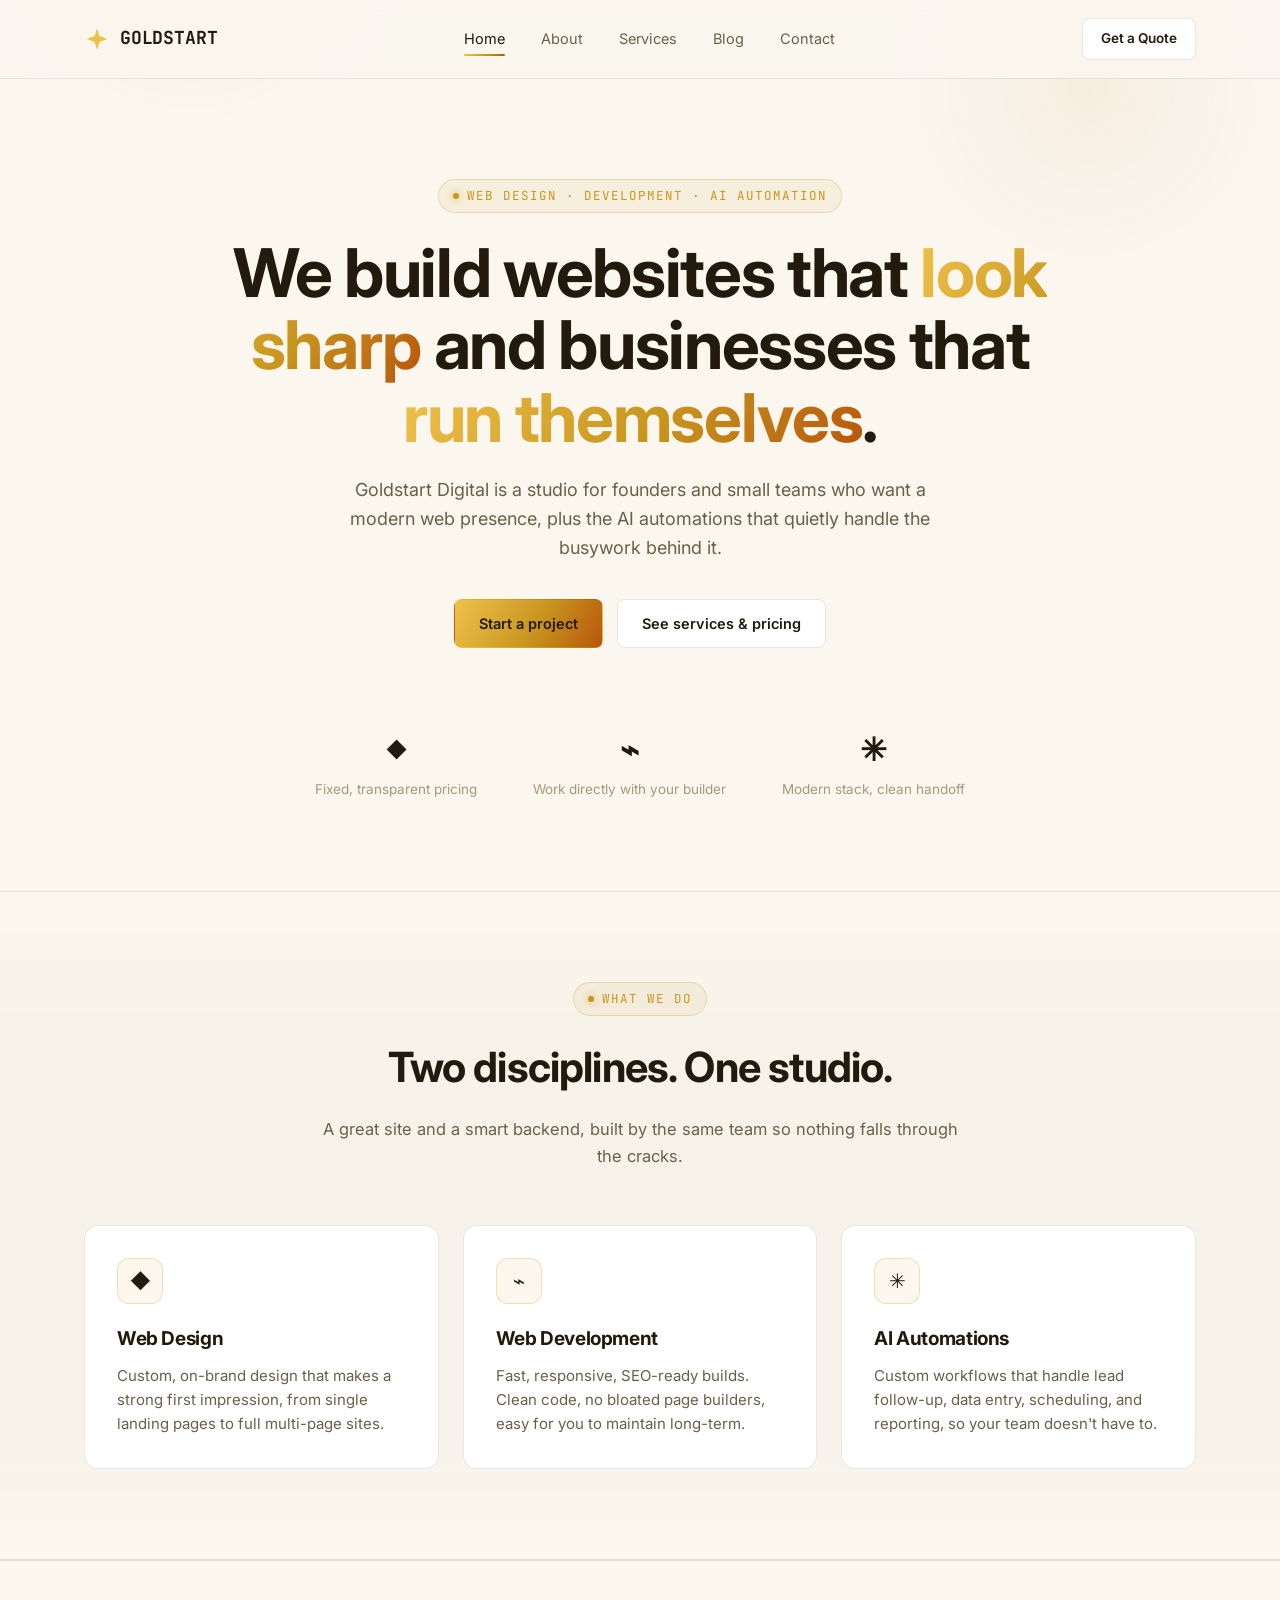
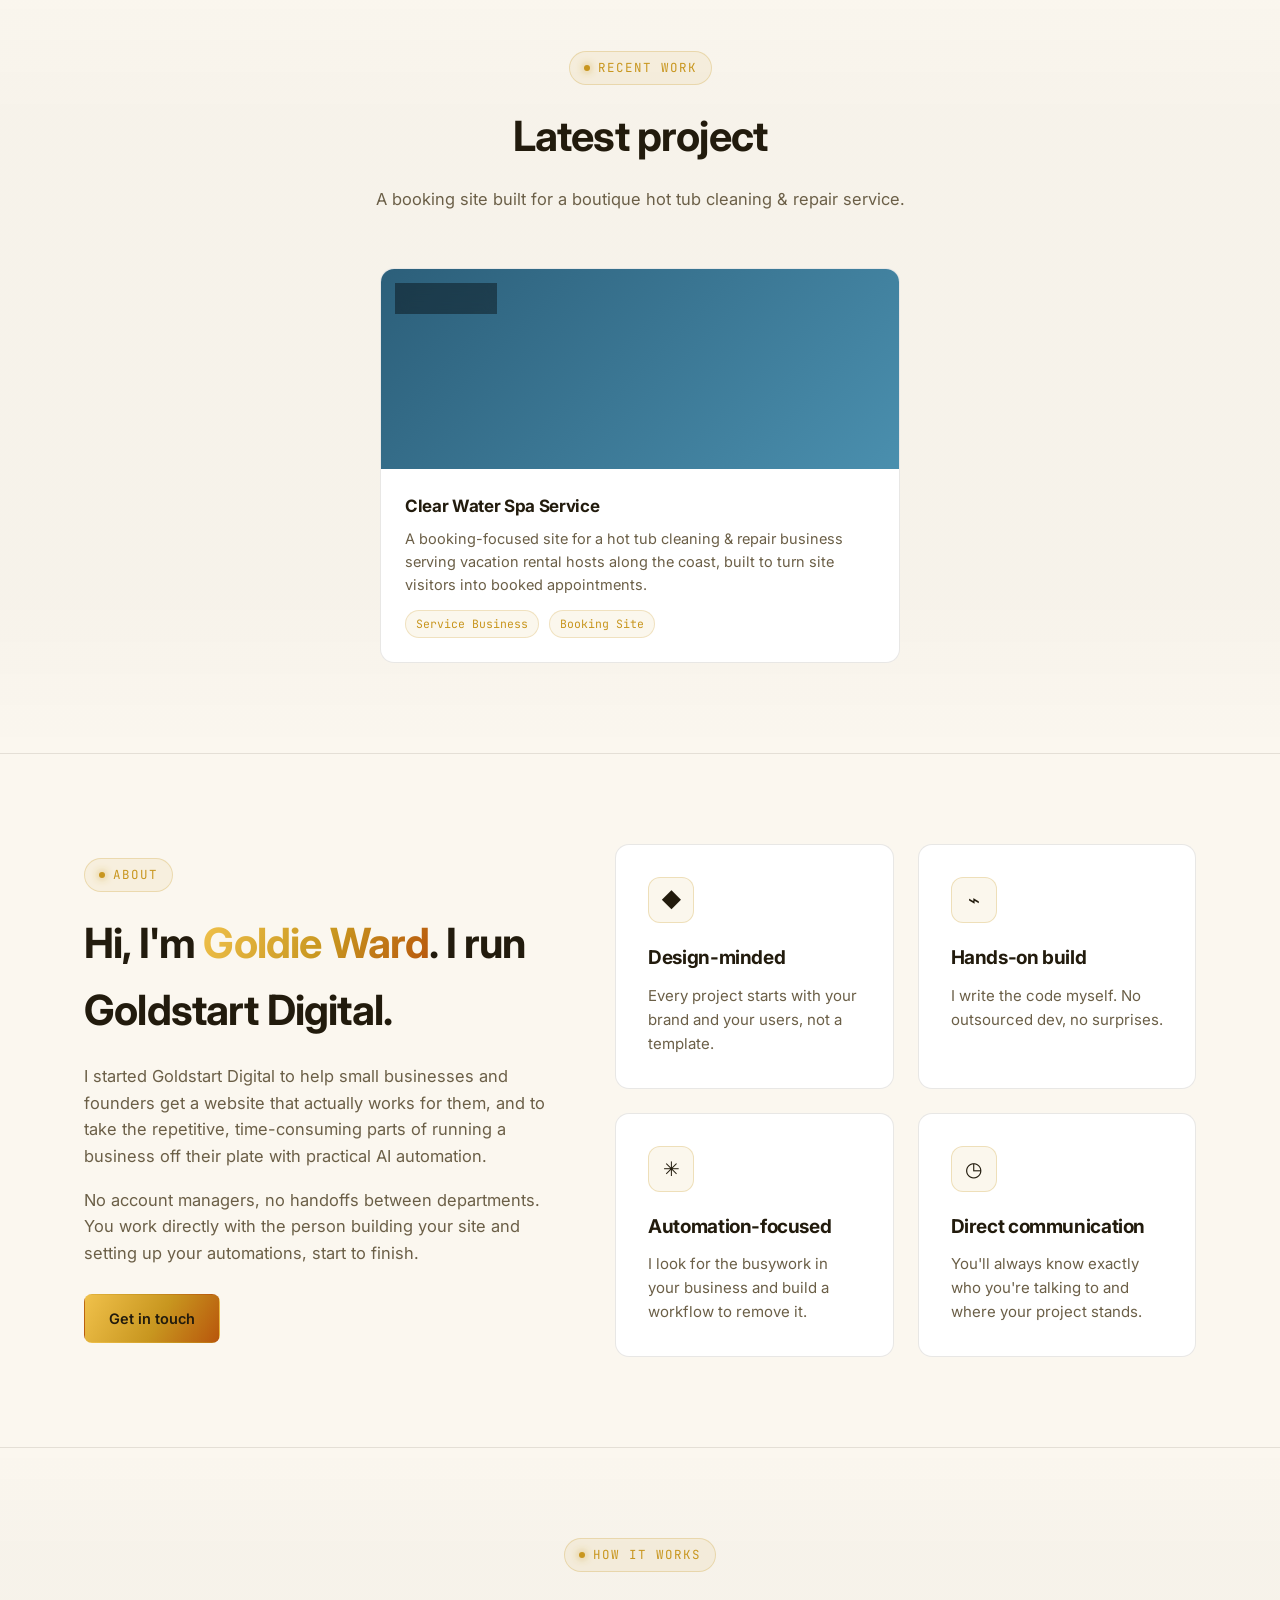
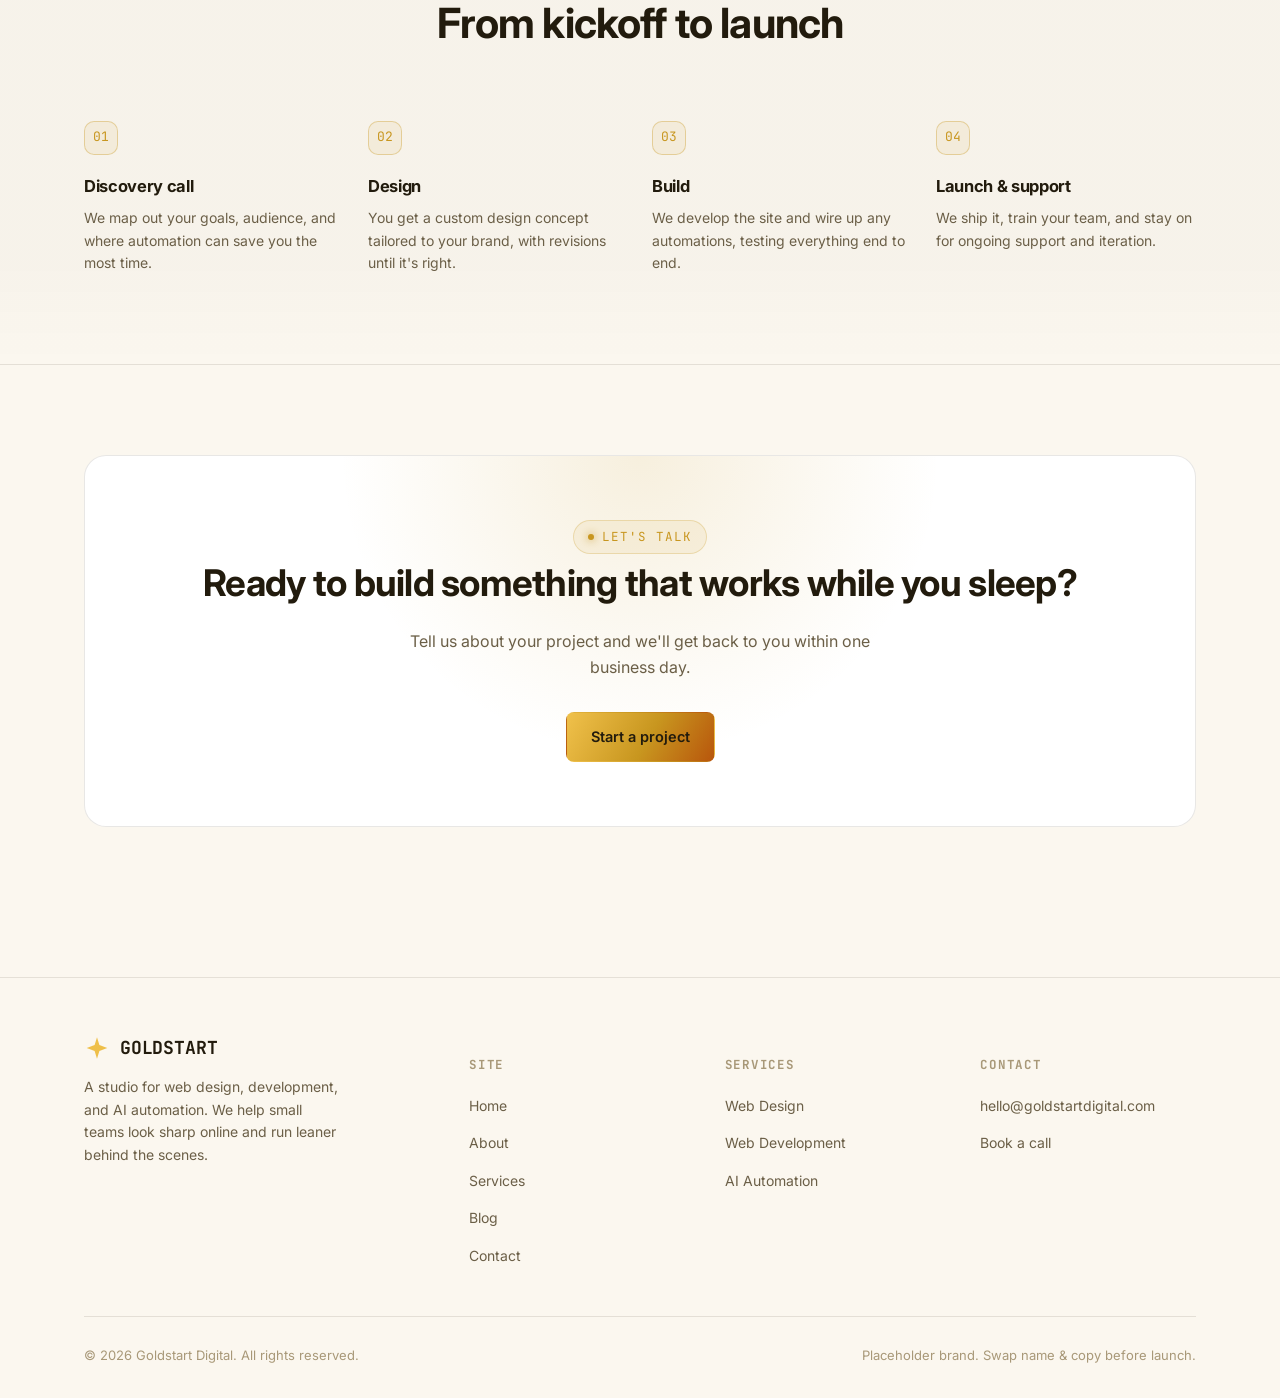
<file: index.html>
<!DOCTYPE html>
<html lang="en">
<head>
<meta charset="UTF-8">
<meta name="viewport" content="width=device-width, initial-scale=1.0">
<title>Goldstart Digital — Web Design & AI Automation Studio</title>
<meta name="description" content="Goldstart Digital designs and builds fast, modern websites and AI-powered automations that save businesses time and win more customers.">
<link rel="preconnect" href="https://fonts.googleapis.com">
<link rel="preconnect" href="https://fonts.gstatic.com" crossorigin>
<link href="https://fonts.googleapis.com/css2?family=Inter:wght@400;500;600;700;800&family=JetBrains+Mono:wght@500;700&display=swap" rel="stylesheet">
<link rel="icon" type="image/svg+xml" href="assets/favicon.svg">
<link rel="stylesheet" href="css/styles.css">
</head>
<body>

<header class="site-header">
  <nav class="nav">
    <a href="index.html" class="logo"><svg class="logo-mark" viewBox="0 0 24 24" fill="none" xmlns="http://www.w3.org/2000/svg"><defs><linearGradient id="lg" x1="0" y1="0" x2="24" y2="24"><stop offset="0%" stop-color="#f0c14b"/><stop offset="55%" stop-color="#c8961f"/><stop offset="100%" stop-color="#b8560c"/></linearGradient></defs><path d="M12 2L14.2 9.3L21.5 12L14.2 14.7L12 22L9.8 14.7L2.5 12L9.8 9.3Z" fill="url(#lg)"/></svg> GOLDSTART</a>
    <div class="nav-links">
      <a href="index.html">Home</a>
      <a href="index.html#about">About</a>
      <a href="services.html">Services</a>
      <a href="blog.html">Blog</a>
      <a href="contact.html">Contact</a>
    </div>
    <div class="nav-cta">
      <a href="contact.html" class="btn btn-secondary btn-sm">Get a Quote</a>
      <button class="nav-toggle" aria-label="Toggle menu"><span></span><span></span><span></span></button>
    </div>
  </nav>
</header>

<main>

  <section class="hero">
    <div class="container">
      <span class="eyebrow">Web Design · Development · AI Automation</span>
      <h1>We build websites that <span class="gradient-text">look sharp</span> and businesses that <span class="gradient-text">run themselves</span>.</h1>
      <p class="lead">Goldstart Digital is a studio for founders and small teams who want a modern web presence, plus the AI automations that quietly handle the busywork behind it.</p>
      <div class="hero-actions">
        <a href="contact.html" class="btn btn-primary">Start a project</a>
        <a href="services.html" class="btn btn-secondary">See services & pricing</a>
      </div>
      <div class="hero-stats">
        <div class="hero-stat">
          <div class="num mono">◆</div>
          <div class="label">Fixed, transparent pricing</div>
        </div>
        <div class="hero-stat">
          <div class="num mono">⌁</div>
          <div class="label">Work directly with your builder</div>
        </div>
        <div class="hero-stat">
          <div class="num mono">✳</div>
          <div class="label">Modern stack, clean handoff</div>
        </div>
      </div>
    </div>
  </section>

  <section class="section-alt">
    <div class="container">
      <div class="section-head">
        <span class="eyebrow">What we do</span>
        <h2>Two disciplines. One studio.</h2>
        <p>A great site and a smart backend, built by the same team so nothing falls through the cracks.</p>
      </div>
      <div class="grid grid-3">
        <div class="card reveal">
          <div class="card-icon">◆</div>
          <h3>Web Design</h3>
          <p>Custom, on-brand design that makes a strong first impression, from single landing pages to full multi-page sites.</p>
        </div>
        <div class="card reveal">
          <div class="card-icon">⌁</div>
          <h3>Web Development</h3>
          <p>Fast, responsive, SEO-ready builds. Clean code, no bloated page builders, easy for you to maintain long-term.</p>
        </div>
        <div class="card reveal">
          <div class="card-icon">✳</div>
          <h3>AI Automations</h3>
          <p>Custom workflows that handle lead follow-up, data entry, scheduling, and reporting, so your team doesn't have to.</p>
        </div>
      </div>
    </div>
  </section>

  <section class="section-alt">
    <div class="container">
      <div class="section-head">
        <span class="eyebrow">Recent work</span>
        <h2>Latest project</h2>
        <p>A booking site built for a boutique hot tub cleaning &amp; repair service.</p>
      </div>
      <div class="grid grid-3">
        <a href="https://clearwaterspaservice.com" target="_blank" rel="noopener" class="work-card reveal" style="grid-column: 1 / -1; max-width: 520px; margin: 0 auto;">
          <div class="work-thumb thumb-water"><span class="tag">Web Design</span></div>
          <div class="work-body">
            <h3>Clear Water Spa Service</h3>
            <p>A booking-focused site for a hot tub cleaning &amp; repair business serving vacation rental hosts along the coast, built to turn site visitors into booked appointments.</p>
            <div class="work-meta"><span class="chip">Service Business</span><span class="chip">Booking Site</span></div>
          </div>
        </a>
      </div>
    </div>
  </section>

  <section id="about">
    <div class="container">
      <div class="grid" style="grid-template-columns: 0.9fr 1.1fr; gap: 56px; align-items: center;">
        <div class="reveal">
          <span class="eyebrow">About</span>
          <h2 style="font-size: clamp(1.9rem, 3.5vw, 2.6rem); margin: 18px 0 20px;">Hi, I'm <span class="gradient-text">Goldie Ward</span>. I run Goldstart Digital.</h2>
          <p style="color: var(--text-muted); font-size: 16.5px; margin-bottom: 18px;">I started Goldstart Digital to help small businesses and founders get a website that actually works for them, and to take the repetitive, time-consuming parts of running a business off their plate with practical AI automation.</p>
          <p style="color: var(--text-muted); font-size: 16.5px; margin-bottom: 28px;">No account managers, no handoffs between departments. You work directly with the person building your site and setting up your automations, start to finish.</p>
          <a href="contact.html" class="btn btn-primary">Get in touch</a>
        </div>
        <div class="grid grid-2 reveal">
          <div class="card">
            <div class="card-icon">◆</div>
            <h3>Design-minded</h3>
            <p>Every project starts with your brand and your users, not a template.</p>
          </div>
          <div class="card">
            <div class="card-icon">⌁</div>
            <h3>Hands-on build</h3>
            <p>I write the code myself. No outsourced dev, no surprises.</p>
          </div>
          <div class="card">
            <div class="card-icon">✳</div>
            <h3>Automation-focused</h3>
            <p>I look for the busywork in your business and build a workflow to remove it.</p>
          </div>
          <div class="card">
            <div class="card-icon">◷</div>
            <h3>Direct communication</h3>
            <p>You'll always know exactly who you're talking to and where your project stands.</p>
          </div>
        </div>
      </div>
    </div>
  </section>

  <section class="section-alt">
    <div class="container">
      <div class="section-head">
        <span class="eyebrow">How it works</span>
        <h2>From kickoff to launch</h2>
      </div>
      <div class="steps">
        <div class="step reveal">
          <div class="step-num mono">01</div>
          <h4>Discovery call</h4>
          <p>We map out your goals, audience, and where automation can save you the most time.</p>
        </div>
        <div class="step reveal">
          <div class="step-num mono">02</div>
          <h4>Design</h4>
          <p>You get a custom design concept tailored to your brand, with revisions until it's right.</p>
        </div>
        <div class="step reveal">
          <div class="step-num mono">03</div>
          <h4>Build</h4>
          <p>We develop the site and wire up any automations, testing everything end to end.</p>
        </div>
        <div class="step reveal">
          <div class="step-num mono">04</div>
          <h4>Launch & support</h4>
          <p>We ship it, train your team, and stay on for ongoing support and iteration.</p>
        </div>
      </div>
    </div>
  </section>

  <section>
    <div class="container">
      <div class="cta-band reveal">
        <span class="eyebrow">Let's talk</span>
        <h2>Ready to build something that works while you sleep?</h2>
        <p>Tell us about your project and we'll get back to you within one business day.</p>
        <a href="contact.html" class="btn btn-primary">Start a project</a>
      </div>
    </div>
  </section>

</main>

<footer class="site-footer">
  <div class="container">
    <div class="footer-top">
      <div class="footer-brand">
        <a href="index.html" class="logo"><svg class="logo-mark" viewBox="0 0 24 24" fill="none" xmlns="http://www.w3.org/2000/svg"><defs><linearGradient id="lg" x1="0" y1="0" x2="24" y2="24"><stop offset="0%" stop-color="#f0c14b"/><stop offset="55%" stop-color="#c8961f"/><stop offset="100%" stop-color="#b8560c"/></linearGradient></defs><path d="M12 2L14.2 9.3L21.5 12L14.2 14.7L12 22L9.8 14.7L2.5 12L9.8 9.3Z" fill="url(#lg)"/></svg> GOLDSTART</a>
        <p>A studio for web design, development, and AI automation. We help small teams look sharp online and run leaner behind the scenes.</p>
      </div>
      <div class="footer-col">
        <h5>Site</h5>
        <ul>
          <li><a href="index.html">Home</a></li>
          <li><a href="index.html#about">About</a></li>
          <li><a href="services.html">Services</a></li>
          <li><a href="blog.html">Blog</a></li>
          <li><a href="contact.html">Contact</a></li>
        </ul>
      </div>
      <div class="footer-col">
        <h5>Services</h5>
        <ul>
          <li><a href="services.html">Web Design</a></li>
          <li><a href="services.html">Web Development</a></li>
          <li><a href="services.html">AI Automation</a></li>
        </ul>
      </div>
      <div class="footer-col">
        <h5>Contact</h5>
        <ul>
          <li><a href="mailto:hello@goldstartdigital.com">hello@goldstartdigital.com</a></li>
          <li><a href="contact.html">Book a call</a></li>
        </ul>
      </div>
    </div>
    <div class="footer-bottom">
      <span>© 2026 Goldstart Digital. All rights reserved.</span>
      <span>Placeholder brand. Swap name & copy before launch.</span>
    </div>
  </div>
</footer>

<script src="js/main.js"></script>
</body>
</html>
</file>
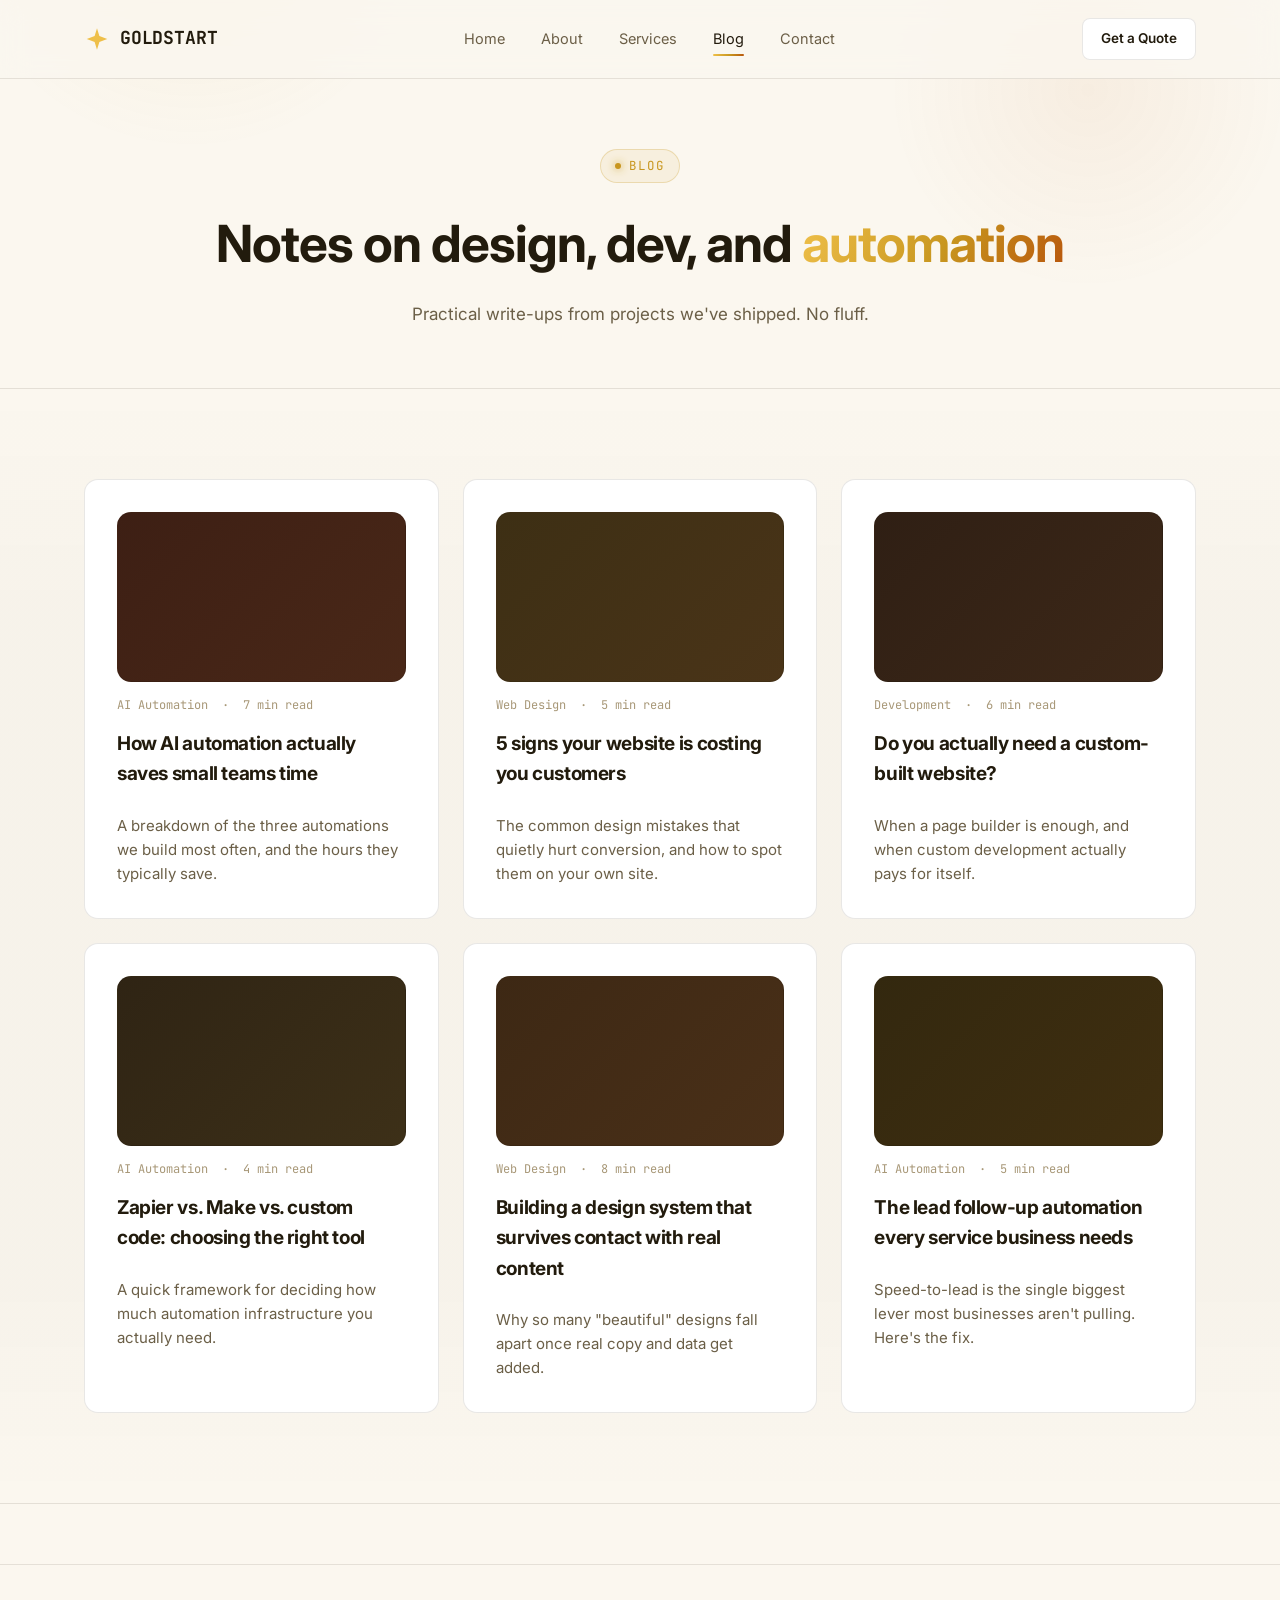
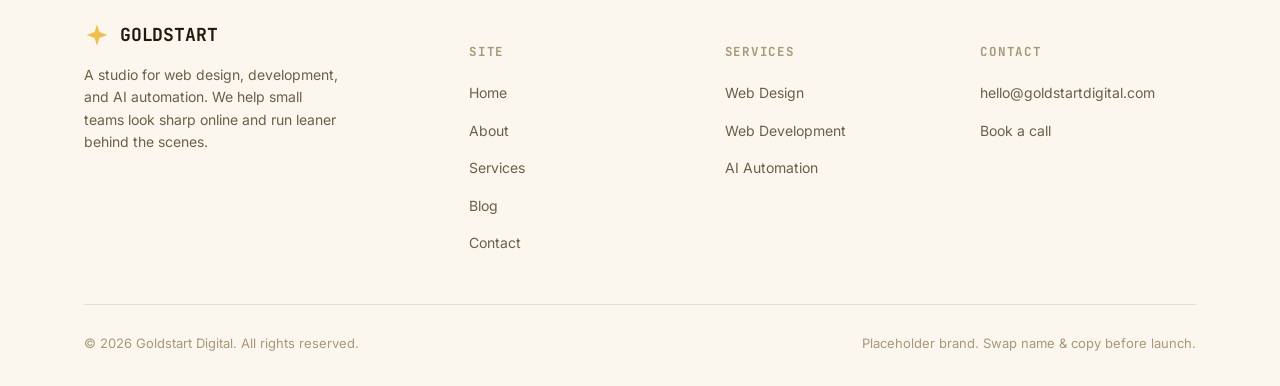
<file: blog.html>
<!DOCTYPE html>
<html lang="en">
<head>
<meta charset="UTF-8">
<meta name="viewport" content="width=device-width, initial-scale=1.0">
<title>Blog — Goldstart Digital</title>
<meta name="description" content="Notes on web design, development, and AI automation from Goldstart Digital.">
<link rel="preconnect" href="https://fonts.googleapis.com">
<link rel="preconnect" href="https://fonts.gstatic.com" crossorigin>
<link href="https://fonts.googleapis.com/css2?family=Inter:wght@400;500;600;700;800&family=JetBrains+Mono:wght@500;700&display=swap" rel="stylesheet">
<link rel="icon" type="image/svg+xml" href="assets/favicon.svg">
<link rel="stylesheet" href="css/styles.css">
</head>
<body>

<header class="site-header">
  <nav class="nav">
    <a href="index.html" class="logo"><svg class="logo-mark" viewBox="0 0 24 24" fill="none" xmlns="http://www.w3.org/2000/svg"><defs><linearGradient id="lg" x1="0" y1="0" x2="24" y2="24"><stop offset="0%" stop-color="#f0c14b"/><stop offset="55%" stop-color="#c8961f"/><stop offset="100%" stop-color="#b8560c"/></linearGradient></defs><path d="M12 2L14.2 9.3L21.5 12L14.2 14.7L12 22L9.8 14.7L2.5 12L9.8 9.3Z" fill="url(#lg)"/></svg> GOLDSTART</a>
    <div class="nav-links">
      <a href="index.html">Home</a>
      <a href="index.html#about">About</a>
      <a href="services.html">Services</a>
      <a href="blog.html">Blog</a>
      <a href="contact.html">Contact</a>
    </div>
    <div class="nav-cta">
      <a href="contact.html" class="btn btn-secondary btn-sm">Get a Quote</a>
      <button class="nav-toggle" aria-label="Toggle menu"><span></span><span></span><span></span></button>
    </div>
  </nav>
</header>

<main>

  <section class="page-hero">
    <div class="container">
      <span class="eyebrow">Blog</span>
      <h1>Notes on design, dev, and <span class="gradient-text">automation</span></h1>
      <p>Practical write-ups from projects we've shipped. No fluff.</p>
    </div>
  </section>

  <section class="section-alt">
    <div class="container">
      <div class="grid grid-3">

        <a href="blog/how-ai-automation-saves-small-teams-time.html" class="card post-card reveal">
          <div class="post-thumb thumb-2"></div>
          <div class="post-meta"><span>AI Automation</span><span>·</span><span>7 min read</span></div>
          <h3>How AI automation actually saves small teams time</h3>
          <p>A breakdown of the three automations we build most often, and the hours they typically save.</p>
        </a>

        <a href="#" class="card post-card reveal">
          <div class="post-thumb thumb-1"></div>
          <div class="post-meta"><span>Web Design</span><span>·</span><span>5 min read</span></div>
          <h3>5 signs your website is costing you customers</h3>
          <p>The common design mistakes that quietly hurt conversion, and how to spot them on your own site.</p>
        </a>

        <a href="#" class="card post-card reveal">
          <div class="post-thumb thumb-5"></div>
          <div class="post-meta"><span>Development</span><span>·</span><span>6 min read</span></div>
          <h3>Do you actually need a custom-built website?</h3>
          <p>When a page builder is enough, and when custom development actually pays for itself.</p>
        </a>

        <a href="#" class="card post-card reveal">
          <div class="post-thumb thumb-3"></div>
          <div class="post-meta"><span>AI Automation</span><span>·</span><span>4 min read</span></div>
          <h3>Zapier vs. Make vs. custom code: choosing the right tool</h3>
          <p>A quick framework for deciding how much automation infrastructure you actually need.</p>
        </a>

        <a href="#" class="card post-card reveal">
          <div class="post-thumb thumb-4"></div>
          <div class="post-meta"><span>Web Design</span><span>·</span><span>8 min read</span></div>
          <h3>Building a design system that survives contact with real content</h3>
          <p>Why so many "beautiful" designs fall apart once real copy and data get added.</p>
        </a>

        <a href="#" class="card post-card reveal">
          <div class="post-thumb thumb-6"></div>
          <div class="post-meta"><span>AI Automation</span><span>·</span><span>5 min read</span></div>
          <h3>The lead follow-up automation every service business needs</h3>
          <p>Speed-to-lead is the single biggest lever most businesses aren't pulling. Here's the fix.</p>
        </a>

      </div>
    </div>
  </section>

</main>

<footer class="site-footer">
  <div class="container">
    <div class="footer-top">
      <div class="footer-brand">
        <a href="index.html" class="logo"><svg class="logo-mark" viewBox="0 0 24 24" fill="none" xmlns="http://www.w3.org/2000/svg"><defs><linearGradient id="lg" x1="0" y1="0" x2="24" y2="24"><stop offset="0%" stop-color="#f0c14b"/><stop offset="55%" stop-color="#c8961f"/><stop offset="100%" stop-color="#b8560c"/></linearGradient></defs><path d="M12 2L14.2 9.3L21.5 12L14.2 14.7L12 22L9.8 14.7L2.5 12L9.8 9.3Z" fill="url(#lg)"/></svg> GOLDSTART</a>
        <p>A studio for web design, development, and AI automation. We help small teams look sharp online and run leaner behind the scenes.</p>
      </div>
      <div class="footer-col">
        <h5>Site</h5>
        <ul>
          <li><a href="index.html">Home</a></li>
          <li><a href="index.html#about">About</a></li>
          <li><a href="services.html">Services</a></li>
          <li><a href="blog.html">Blog</a></li>
          <li><a href="contact.html">Contact</a></li>
        </ul>
      </div>
      <div class="footer-col">
        <h5>Services</h5>
        <ul>
          <li><a href="services.html">Web Design</a></li>
          <li><a href="services.html">Web Development</a></li>
          <li><a href="services.html">AI Automation</a></li>
        </ul>
      </div>
      <div class="footer-col">
        <h5>Contact</h5>
        <ul>
          <li><a href="mailto:hello@goldstartdigital.com">hello@goldstartdigital.com</a></li>
          <li><a href="contact.html">Book a call</a></li>
        </ul>
      </div>
    </div>
    <div class="footer-bottom">
      <span>© 2026 Goldstart Digital. All rights reserved.</span>
      <span>Placeholder brand. Swap name & copy before launch.</span>
    </div>
  </div>
</footer>

<script src="js/main.js"></script>
</body>
</html>
</file>
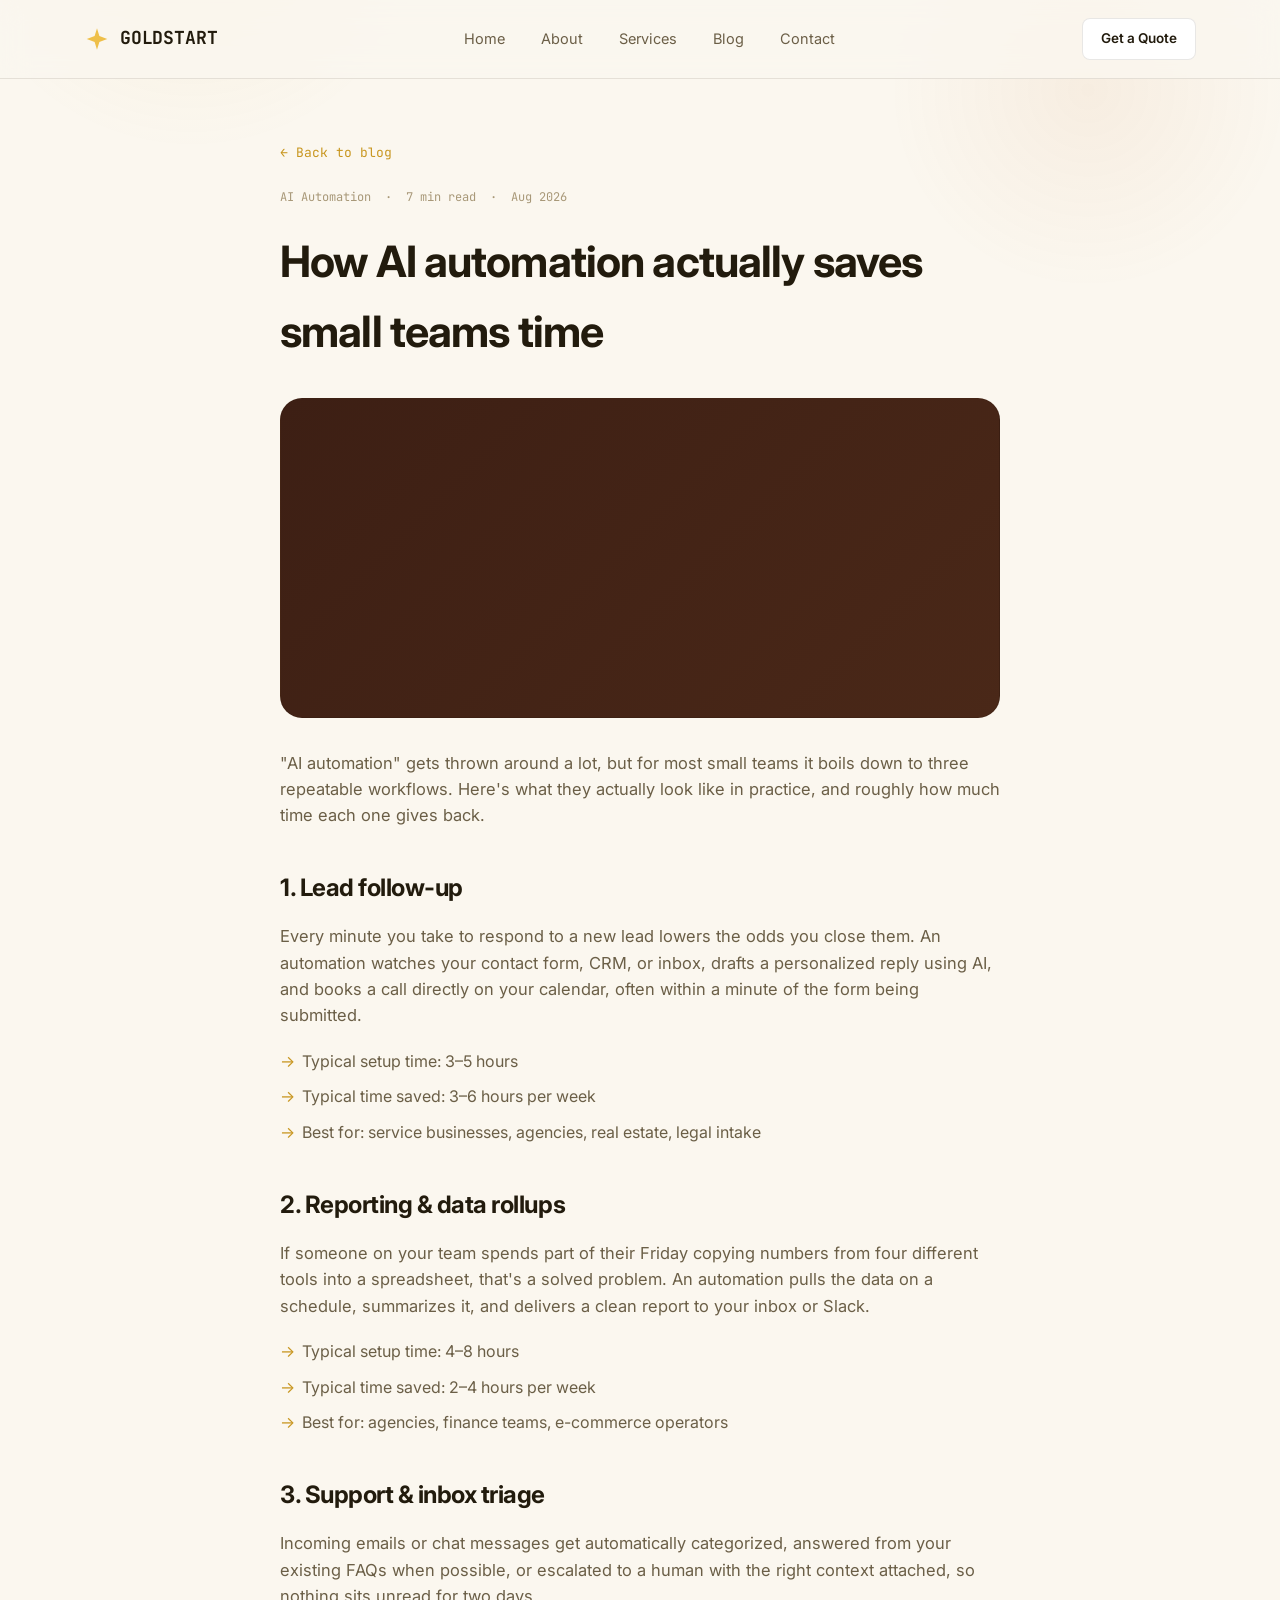
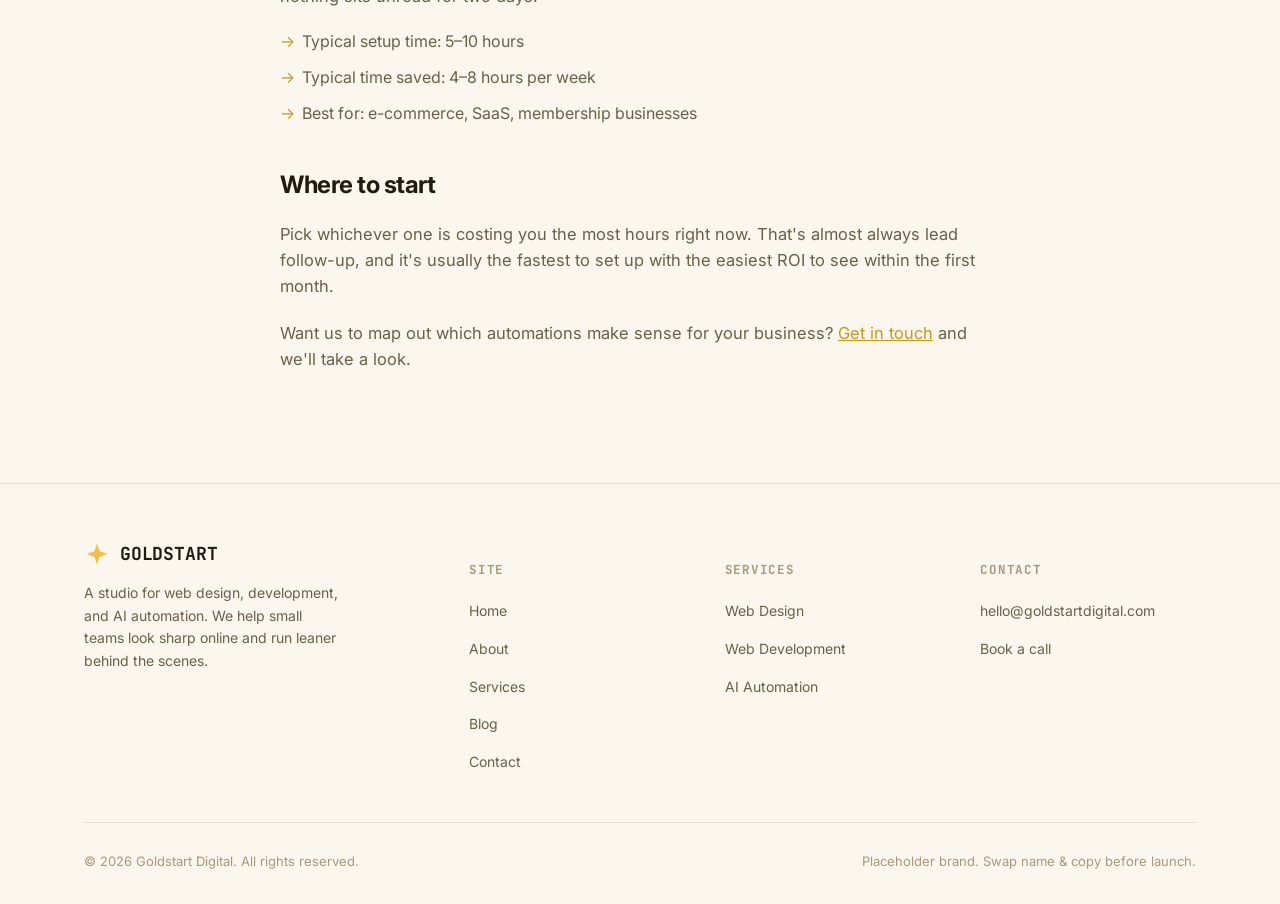
<file: blog/how-ai-automation-saves-small-teams-time.html>
<!DOCTYPE html>
<html lang="en">
<head>
<meta charset="UTF-8">
<meta name="viewport" content="width=device-width, initial-scale=1.0">
<title>How AI Automation Actually Saves Small Teams Time — Goldstart Digital</title>
<meta name="description" content="A breakdown of the three automations we build most often, and the hours they typically save.">
<link rel="preconnect" href="https://fonts.googleapis.com">
<link rel="preconnect" href="https://fonts.gstatic.com" crossorigin>
<link href="https://fonts.googleapis.com/css2?family=Inter:wght@400;500;600;700;800&family=JetBrains+Mono:wght@500;700&display=swap" rel="stylesheet">
<link rel="icon" type="image/svg+xml" href="../assets/favicon.svg">
<link rel="stylesheet" href="../css/styles.css">
</head>
<body>

<header class="site-header">
  <nav class="nav">
    <a href="../index.html" class="logo"><svg class="logo-mark" viewBox="0 0 24 24" fill="none" xmlns="http://www.w3.org/2000/svg"><defs><linearGradient id="lg" x1="0" y1="0" x2="24" y2="24"><stop offset="0%" stop-color="#f0c14b"/><stop offset="55%" stop-color="#c8961f"/><stop offset="100%" stop-color="#b8560c"/></linearGradient></defs><path d="M12 2L14.2 9.3L21.5 12L14.2 14.7L12 22L9.8 14.7L2.5 12L9.8 9.3Z" fill="url(#lg)"/></svg> GOLDSTART</a>
    <div class="nav-links">
      <a href="../index.html">Home</a>
      <a href="../index.html#about">About</a>
      <a href="../services.html">Services</a>
      <a href="../blog.html">Blog</a>
      <a href="../contact.html">Contact</a>
    </div>
    <div class="nav-cta">
      <a href="../contact.html" class="btn btn-secondary btn-sm">Get a Quote</a>
      <button class="nav-toggle" aria-label="Toggle menu"><span></span><span></span><span></span></button>
    </div>
  </nav>
</header>

<main>
  <section style="padding: 60px 0 30px;">
    <div class="container">
      <article class="post">
        <a href="../blog.html" class="mono" style="font-size: 13px; color: var(--accent);">← Back to blog</a>
        <div class="post-meta" style="margin-top: 24px;">
          <span>AI Automation</span><span>·</span><span>7 min read</span><span>·</span><span>Aug 2026</span>
        </div>
        <h1>How AI automation actually saves small teams time</h1>
        <div class="post-hero thumb-2"></div>

        <p>"AI automation" gets thrown around a lot, but for most small teams it boils down to three repeatable workflows. Here's what they actually look like in practice, and roughly how much time each one gives back.</p>

        <h2>1. Lead follow-up</h2>
        <p>Every minute you take to respond to a new lead lowers the odds you close them. An automation watches your contact form, CRM, or inbox, drafts a personalized reply using AI, and books a call directly on your calendar, often within a minute of the form being submitted.</p>
        <ul>
          <li>Typical setup time: 3–5 hours</li>
          <li>Typical time saved: 3–6 hours per week</li>
          <li>Best for: service businesses, agencies, real estate, legal intake</li>
        </ul>

        <h2>2. Reporting & data rollups</h2>
        <p>If someone on your team spends part of their Friday copying numbers from four different tools into a spreadsheet, that's a solved problem. An automation pulls the data on a schedule, summarizes it, and delivers a clean report to your inbox or Slack.</p>
        <ul>
          <li>Typical setup time: 4–8 hours</li>
          <li>Typical time saved: 2–4 hours per week</li>
          <li>Best for: agencies, finance teams, e-commerce operators</li>
        </ul>

        <h2>3. Support & inbox triage</h2>
        <p>Incoming emails or chat messages get automatically categorized, answered from your existing FAQs when possible, or escalated to a human with the right context attached, so nothing sits unread for two days.</p>
        <ul>
          <li>Typical setup time: 5–10 hours</li>
          <li>Typical time saved: 4–8 hours per week</li>
          <li>Best for: e-commerce, SaaS, membership businesses</li>
        </ul>

        <h2>Where to start</h2>
        <p>Pick whichever one is costing you the most hours right now. That's almost always lead follow-up, and it's usually the fastest to set up with the easiest ROI to see within the first month.</p>
        <p>Want us to map out which automations make sense for your business? <a href="../contact.html" style="color: var(--accent); text-decoration: underline;">Get in touch</a> and we'll take a look.</p>
      </article>
    </div>
  </section>
</main>

<footer class="site-footer">
  <div class="container">
    <div class="footer-top">
      <div class="footer-brand">
        <a href="../index.html" class="logo"><svg class="logo-mark" viewBox="0 0 24 24" fill="none" xmlns="http://www.w3.org/2000/svg"><defs><linearGradient id="lg" x1="0" y1="0" x2="24" y2="24"><stop offset="0%" stop-color="#f0c14b"/><stop offset="55%" stop-color="#c8961f"/><stop offset="100%" stop-color="#b8560c"/></linearGradient></defs><path d="M12 2L14.2 9.3L21.5 12L14.2 14.7L12 22L9.8 14.7L2.5 12L9.8 9.3Z" fill="url(#lg)"/></svg> GOLDSTART</a>
        <p>A studio for web design, development, and AI automation. We help small teams look sharp online and run leaner behind the scenes.</p>
      </div>
      <div class="footer-col">
        <h5>Site</h5>
        <ul>
          <li><a href="../index.html">Home</a></li>
          <li><a href="../index.html#about">About</a></li>
          <li><a href="../services.html">Services</a></li>
          <li><a href="../blog.html">Blog</a></li>
          <li><a href="../contact.html">Contact</a></li>
        </ul>
      </div>
      <div class="footer-col">
        <h5>Services</h5>
        <ul>
          <li><a href="../services.html">Web Design</a></li>
          <li><a href="../services.html">Web Development</a></li>
          <li><a href="../services.html">AI Automation</a></li>
        </ul>
      </div>
      <div class="footer-col">
        <h5>Contact</h5>
        <ul>
          <li><a href="mailto:hello@goldstartdigital.com">hello@goldstartdigital.com</a></li>
          <li><a href="../contact.html">Book a call</a></li>
        </ul>
      </div>
    </div>
    <div class="footer-bottom">
      <span>© 2026 Goldstart Digital. All rights reserved.</span>
      <span>Placeholder brand. Swap name & copy before launch.</span>
    </div>
  </div>
</footer>

<script src="../js/main.js"></script>
</body>
</html>
</file>
<file: css/styles.css>
/* ===========================
   GOLDSTART DIGITAL — Web Design & AI Automation Studio
   Placeholder brand: swap "GOLDSTART DIGITAL" and colors below to rebrand.
=========================== */

:root {
  --bg: #fbf7ef;
  --bg-elevated: #ffffff;
  --surface: #ffffff;
  --surface-hover: #f3ead9;
  --border: #2a2210;
  --border-soft: rgba(30, 22, 5, 0.1);
  --text: #221b0d;
  --text-muted: #6b5f47;
  --text-dim: #a89878;
  --accent: #c8961f;
  --accent-2: #b8560c;
  --accent-gradient: linear-gradient(120deg, #f0c14b 0%, #c8961f 55%, #b8560c 100%);
  --accent-solid: #c8961f;
  --success: #15803d;
  --radius-sm: 8px;
  --radius-md: 14px;
  --radius-lg: 22px;
  --shadow-glow: 0 0 0 1px rgba(30,22,5,0.05), 0 20px 60px -20px rgba(200, 150, 31, 0.3);
  --max-width: 1160px;
  --font-body: 'Inter', -apple-system, BlinkMacSystemFont, 'Segoe UI', sans-serif;
  --font-mono: 'JetBrains Mono', ui-monospace, SFMono-Regular, Menlo, monospace;
}

* { box-sizing: border-box; }
html { scroll-behavior: smooth; }

body {
  margin: 0;
  background: var(--bg);
  color: var(--text);
  font-family: var(--font-body);
  line-height: 1.6;
  -webkit-font-smoothing: antialiased;
  overflow-x: hidden;
}

body::before {
  content: "";
  position: fixed;
  inset: 0;
  background:
    radial-gradient(600px circle at 15% -10%, rgba(200, 150, 31, 0.08), transparent 40%),
    radial-gradient(500px circle at 85% 10%, rgba(184, 86, 12, 0.06), transparent 40%);
  pointer-events: none;
  z-index: 0;
}

img { max-width: 100%; display: block; }
a { color: inherit; text-decoration: none; }
ul { list-style: none; margin: 0; padding: 0; }
h1, h2, h3, h4 { margin: 0; font-weight: 700; letter-spacing: -0.02em; }
p { margin: 0; }

.container {
  max-width: var(--max-width);
  margin: 0 auto;
  padding: 0 24px;
  position: relative;
  z-index: 1;
}

.mono { font-family: var(--font-mono); }

.eyebrow {
  display: inline-flex;
  align-items: center;
  gap: 8px;
  font-family: var(--font-mono);
  font-size: 12.5px;
  letter-spacing: 0.08em;
  text-transform: uppercase;
  color: var(--accent);
  background: rgba(200, 150, 31, 0.08);
  border: 1px solid rgba(200, 150, 31, 0.25);
  padding: 6px 14px;
  border-radius: 999px;
}
.eyebrow::before {
  content: "";
  width: 6px;
  height: 6px;
  border-radius: 50%;
  background: var(--accent);
  box-shadow: 0 0 8px var(--accent);
}

.gradient-text {
  background: var(--accent-gradient);
  -webkit-background-clip: text;
  background-clip: text;
  color: transparent;
}

/* ---------- Header / Nav ---------- */
.site-header {
  position: sticky;
  top: 0;
  z-index: 100;
  background: rgba(251, 247, 239, 0.8);
  backdrop-filter: blur(14px);
  -webkit-backdrop-filter: blur(14px);
  border-bottom: 1px solid var(--border-soft);
}

.nav {
  display: flex;
  align-items: center;
  justify-content: space-between;
  padding: 18px 24px;
  max-width: var(--max-width);
  margin: 0 auto;
}

.logo {
  display: flex;
  align-items: center;
  gap: 10px;
  font-family: var(--font-mono);
  font-size: 18px;
  font-weight: 700;
  letter-spacing: -0.01em;
}

.logo-mark {
  width: 26px;
  height: 26px;
  flex-shrink: 0;
  display: inline-block;
}

.nav-links {
  display: flex;
  align-items: center;
  gap: 36px;
}

.nav-links a {
  font-size: 14.5px;
  color: var(--text-muted);
  transition: color 0.2s ease;
  position: relative;
}

.nav-links a:hover,
.nav-links a.active {
  color: var(--text);
}

.nav-links a.active::after {
  content: "";
  position: absolute;
  left: 0;
  right: 0;
  bottom: -6px;
  height: 2px;
  background: var(--accent-gradient);
  border-radius: 2px;
}

.nav-cta {
  display: flex;
  align-items: center;
  gap: 16px;
}

.nav-toggle {
  display: none;
  flex-direction: column;
  gap: 5px;
  background: none;
  border: none;
  cursor: pointer;
  padding: 6px;
}
.nav-toggle span {
  width: 22px;
  height: 2px;
  background: var(--text);
  border-radius: 2px;
  transition: all 0.25s ease;
}

/* ---------- Buttons ---------- */
.btn {
  display: inline-flex;
  align-items: center;
  justify-content: center;
  gap: 8px;
  padding: 12px 24px;
  border-radius: var(--radius-sm);
  font-size: 14.5px;
  font-weight: 600;
  cursor: pointer;
  border: 1px solid transparent;
  transition: all 0.2s ease;
  white-space: nowrap;
}

.btn-primary {
  background: var(--accent-gradient);
  color: #221b0d;
}
.btn-primary:hover {
  transform: translateY(-2px);
  box-shadow: 0 12px 30px -10px rgba(200, 150, 31, 0.35);
}

.btn-secondary {
  background: var(--surface);
  color: var(--text);
  border-color: var(--border-soft);
}
.btn-secondary:hover {
  background: var(--surface-hover);
  border-color: rgba(30, 22, 5, 0.15);
}

.btn-block { width: 100%; }
.btn-sm { padding: 9px 18px; font-size: 13.5px; }

/* ---------- Hero ---------- */
.hero {
  padding: 100px 0 90px;
  text-align: center;
}

.hero h1 {
  font-size: clamp(2.4rem, 5.5vw, 4.2rem);
  line-height: 1.08;
  max-width: 880px;
  margin: 24px auto 22px;
}

.hero p.lead {
  max-width: 620px;
  margin: 0 auto 36px;
  color: var(--text-muted);
  font-size: 18px;
}

.hero-actions {
  display: flex;
  gap: 14px;
  justify-content: center;
  flex-wrap: wrap;
}

.hero-stats {
  display: flex;
  justify-content: center;
  gap: 56px;
  margin-top: 76px;
  flex-wrap: wrap;
}
.hero-stat .num {
  font-family: var(--font-mono);
  font-size: 32px;
  font-weight: 700;
}
.hero-stat .label {
  color: var(--text-dim);
  font-size: 13.5px;
  margin-top: 4px;
}

/* ---------- Sections ---------- */
section { padding: 90px 0; position: relative; z-index: 1; }
.section-head {
  text-align: center;
  max-width: 640px;
  margin: 0 auto 56px;
}
.section-head h2 {
  font-size: clamp(1.9rem, 3.5vw, 2.6rem);
  margin: 18px 0 16px;
}
.section-head p {
  color: var(--text-muted);
  font-size: 16.5px;
}

.section-alt {
  background: linear-gradient(180deg, transparent, rgba(30, 22, 5, 0.02) 20%, rgba(30, 22, 5, 0.02) 80%, transparent);
  border-top: 1px solid var(--border-soft);
  border-bottom: 1px solid var(--border-soft);
}

/* ---------- Cards / Grid ---------- */
.grid {
  display: grid;
  gap: 24px;
}
.grid-3 { grid-template-columns: repeat(3, 1fr); }
.grid-2 { grid-template-columns: repeat(2, 1fr); }

.card {
  background: var(--surface);
  border: 1px solid var(--border-soft);
  border-radius: var(--radius-md);
  padding: 32px;
  transition: transform 0.25s ease, border-color 0.25s ease, box-shadow 0.25s ease;
}
.card:hover {
  transform: translateY(-4px);
  border-color: rgba(200, 150, 31, 0.35);
  box-shadow: var(--shadow-glow);
}

.card-icon {
  width: 46px;
  height: 46px;
  border-radius: 12px;
  background: rgba(200, 150, 31, 0.08);
  border: 1px solid rgba(200, 150, 31, 0.25);
  display: flex;
  align-items: center;
  justify-content: center;
  font-size: 20px;
  margin-bottom: 20px;
}

.card h3 {
  font-size: 19px;
  margin-bottom: 10px;
}
.card p {
  color: var(--text-muted);
  font-size: 15px;
}

/* ---------- Portfolio ---------- */
.work-card {
  border-radius: var(--radius-md);
  overflow: hidden;
  border: 1px solid var(--border-soft);
  background: var(--surface);
  transition: transform 0.25s ease, border-color 0.25s ease;
}
.work-card:hover {
  transform: translateY(-4px);
  border-color: rgba(184, 86, 12, 0.3);
}
.work-thumb {
  height: 200px;
  display: flex;
  align-items: center;
  justify-content: center;
  font-family: var(--font-mono);
  font-size: 13px;
  color: var(--text-dim);
  position: relative;
  overflow: hidden;
}
.work-thumb .tag {
  position: absolute;
  top: 14px;
  left: 14px;
  background: rgba(0,0,0,0.4);
  backdrop-filter: blur(6px);
  padding: 5px 12px;
  border-radius: 999px;
  font-size: 11.5px;
  letter-spacing: 0.05em;
  text-transform: uppercase;
  color: var(--text);
  border: 1px solid rgba(30, 22, 5, 0.12);
}
.work-body { padding: 24px; }
.work-body h3 { font-size: 17px; margin-bottom: 6px; }
.work-body p { color: var(--text-muted); font-size: 14.5px; margin-bottom: 14px; }
.work-meta {
  display: flex;
  gap: 10px;
  flex-wrap: wrap;
}
.chip {
  font-family: var(--font-mono);
  font-size: 11.5px;
  color: var(--accent);
  background: rgba(200, 150, 31, 0.08);
  border: 1px solid rgba(200, 150, 31, 0.22);
  padding: 4px 10px;
  border-radius: 999px;
}

/* ---------- Pricing ---------- */
.price-card {
  background: var(--surface);
  border: 1px solid var(--border-soft);
  border-radius: var(--radius-lg);
  padding: 36px 30px;
  display: flex;
  flex-direction: column;
  position: relative;
}
.price-card.featured {
  border-color: rgba(200, 150, 31, 0.4);
  background: linear-gradient(180deg, rgba(200, 150, 31, 0.08), var(--surface) 40%);
  box-shadow: var(--shadow-glow);
}
.price-card .badge {
  position: absolute;
  top: -13px;
  left: 50%;
  transform: translateX(-50%);
  background: var(--accent-gradient);
  color: #221b0d;
  font-family: var(--font-mono);
  font-size: 11px;
  font-weight: 700;
  letter-spacing: 0.05em;
  text-transform: uppercase;
  padding: 6px 16px;
  border-radius: 999px;
}
.price-card h3 { font-size: 18px; color: var(--text-muted); font-weight: 600; }
.price-card .amount {
  font-family: var(--font-mono);
  font-size: 42px;
  font-weight: 700;
  margin: 14px 0 4px;
}
.price-card .amount span {
  font-size: 15px;
  color: var(--text-dim);
  font-weight: 400;
}
.price-card .amount span.original {
  font-size: 22px;
  text-decoration: line-through;
  color: var(--text-dim);
  font-weight: 500;
  margin-right: 10px;
}
.badge-founding {
  background: rgba(74, 222, 128, 0.12) !important;
  color: var(--success) !important;
  border: 1px solid rgba(74, 222, 128, 0.35);
}
.founding-banner {
  max-width: 560px;
  margin: 0 auto 40px;
  text-align: center;
  padding: 14px 24px;
  border: 1px solid rgba(200, 150, 31, 0.3);
  border-radius: 999px;
  background: rgba(200, 150, 31, 0.08);
  font-size: 14px;
  color: var(--text-muted);
}
.founding-banner strong {
  color: var(--accent);
}
.founding-slots {
  display: block;
  margin-top: 6px;
  font-family: var(--font-mono);
  font-size: 12px;
  color: var(--text-dim);
}
.price-card .desc {
  color: var(--text-muted);
  font-size: 14px;
  margin-bottom: 26px;
}
.price-features {
  display: flex;
  flex-direction: column;
  gap: 13px;
  margin-bottom: 30px;
  flex: 1;
}
.price-features li {
  display: flex;
  align-items: flex-start;
  gap: 10px;
  font-size: 14.5px;
  color: var(--text);
}
.price-features li::before {
  content: "✓";
  color: var(--success);
  font-weight: 700;
  flex-shrink: 0;
}

/* ---------- Process steps ---------- */
.steps {
  display: grid;
  grid-template-columns: repeat(4, 1fr);
  gap: 24px;
}
.step {
  position: relative;
  padding-top: 8px;
}
.step .step-num {
  font-family: var(--font-mono);
  font-size: 13px;
  color: var(--accent);
  border: 1px solid rgba(200, 150, 31, 0.35);
  background: rgba(200, 150, 31, 0.08);
  width: 34px;
  height: 34px;
  border-radius: 10px;
  display: flex;
  align-items: center;
  justify-content: center;
  margin-bottom: 18px;
}
.step h4 { font-size: 16.5px; margin-bottom: 8px; }
.step p { color: var(--text-muted); font-size: 14px; }

/* ---------- Testimonials ---------- */
.quote-card {
  background: var(--surface);
  border: 1px solid var(--border-soft);
  border-radius: var(--radius-md);
  padding: 30px;
}
.quote-card p.quote {
  font-size: 16px;
  color: var(--text);
  margin-bottom: 22px;
}
.quote-author {
  display: flex;
  align-items: center;
  gap: 12px;
}
.avatar {
  width: 38px;
  height: 38px;
  border-radius: 50%;
  background: var(--accent-gradient);
  flex-shrink: 0;
}
.quote-author .name { font-size: 14.5px; font-weight: 600; }
.quote-author .role { font-size: 13px; color: var(--text-dim); }

/* ---------- CTA band ---------- */
.cta-band {
  border-radius: var(--radius-lg);
  padding: 64px 48px;
  text-align: center;
  background: var(--surface);
  border: 1px solid var(--border-soft);
  position: relative;
  overflow: hidden;
}
.cta-band::before {
  content: "";
  position: absolute;
  inset: 0;
  background: radial-gradient(500px circle at 50% 0%, rgba(200, 150, 31, 0.15), transparent 60%);
}
.cta-band > * { position: relative; z-index: 1; }
.cta-band h2 { font-size: clamp(1.7rem, 3.5vw, 2.3rem); margin-bottom: 16px; }
.cta-band p { color: var(--text-muted); max-width: 500px; margin: 0 auto 32px; }

/* ---------- Forms ---------- */
.form-grid {
  display: grid;
  grid-template-columns: 1fr 1fr;
  gap: 20px;
}
.form-field { display: flex; flex-direction: column; gap: 8px; margin-bottom: 20px; }
.form-field.full { grid-column: 1 / -1; }
.form-field label {
  font-size: 13.5px;
  font-weight: 600;
  color: var(--text-muted);
}
.form-field input,
.form-field select,
.form-field textarea {
  background: var(--bg-elevated);
  border: 1px solid var(--border-soft);
  border-radius: var(--radius-sm);
  padding: 13px 16px;
  color: var(--text);
  font-family: var(--font-body);
  font-size: 14.5px;
  outline: none;
  transition: border-color 0.2s ease;
}
.form-field input:focus,
.form-field select:focus,
.form-field textarea:focus {
  border-color: var(--accent);
}
.form-field textarea { resize: vertical; min-height: 120px; }
.form-note {
  font-size: 13px;
  color: var(--text-dim);
  margin-top: 14px;
}
.form-success {
  display: none;
  background: rgba(74, 222, 128, 0.08);
  border: 1px solid rgba(74, 222, 128, 0.3);
  color: var(--success);
  padding: 16px 20px;
  border-radius: var(--radius-sm);
  font-size: 14.5px;
  margin-top: 20px;
}
.form-success.show { display: block; }
.form-success.error {
  background: rgba(248, 113, 113, 0.08);
  border-color: rgba(248, 113, 113, 0.3);
  color: #b91c1c;
}

.contact-grid {
  grid-template-columns: 1fr 1.4fr;
  gap: 56px;
}

.contact-info {
  display: flex;
  flex-direction: column;
  gap: 26px;
}
.contact-info-item { display: flex; gap: 16px; align-items: flex-start; }
.contact-info-item .card-icon { margin-bottom: 0; flex-shrink: 0; }
.contact-info-item h4 { font-size: 15.5px; margin-bottom: 4px; }
.contact-info-item p { color: var(--text-muted); font-size: 14px; }

/* ---------- Blog ---------- */
.post-card {
  display: flex;
  flex-direction: column;
  gap: 14px;
}
.post-meta {
  display: flex;
  gap: 14px;
  align-items: center;
  font-family: var(--font-mono);
  font-size: 12px;
  color: var(--text-dim);
}
.post-thumb {
  height: 170px;
  border-radius: var(--radius-md);
  border: 1px solid var(--border-soft);
}
article.post {
  max-width: 720px;
  margin: 0 auto;
}
article.post h1 { font-size: clamp(1.9rem, 4vw, 2.7rem); margin: 20px 0 18px; }
article.post .post-hero {
  height: 320px;
  border-radius: var(--radius-lg);
  border: 1px solid var(--border-soft);
  margin: 32px 0;
}
article.post p {
  color: var(--text-muted);
  font-size: 16.5px;
  margin-bottom: 20px;
}
article.post h2 {
  font-size: 1.5rem;
  margin: 40px 0 16px;
  color: var(--text);
}
article.post ul { margin: 0 0 20px; padding-left: 0; }
article.post ul li {
  color: var(--text-muted);
  font-size: 16px;
  padding-left: 22px;
  position: relative;
  margin-bottom: 10px;
}
article.post ul li::before {
  content: "→";
  position: absolute;
  left: 0;
  color: var(--accent);
}

/* thumb gradients */
.thumb-1 { background: linear-gradient(135deg, #3d2f14, #4a3418); }
.thumb-2 { background: linear-gradient(135deg, #3d1f14, #4a2818); }
.thumb-3 { background: linear-gradient(135deg, #2f2414, #3d3018); }
.thumb-4 { background: linear-gradient(135deg, #3d2814, #4a3018); }
.thumb-5 { background: linear-gradient(135deg, #2f1f14, #3d2818); }
.thumb-6 { background: linear-gradient(135deg, #33280f, #402f10); }
.thumb-water { background: linear-gradient(135deg, #2c5f7a, #4a8fae); }

/* ---------- Footer ---------- */
.site-footer {
  border-top: 1px solid var(--border-soft);
  padding: 56px 0 32px;
  margin-top: 60px;
}
.footer-top {
  display: grid;
  grid-template-columns: 1.6fr 1fr 1fr 1fr;
  gap: 40px;
  margin-bottom: 48px;
}
.footer-brand p {
  color: var(--text-muted);
  font-size: 14px;
  margin-top: 14px;
  max-width: 260px;
}
.footer-col h5 {
  font-family: var(--font-mono);
  font-size: 12.5px;
  text-transform: uppercase;
  letter-spacing: 0.06em;
  color: var(--text-dim);
  margin-bottom: 18px;
}
.footer-col ul { display: flex; flex-direction: column; gap: 12px; }
.footer-col a {
  font-size: 14px;
  color: var(--text-muted);
  transition: color 0.2s ease;
}
.footer-col a:hover { color: var(--text); }
.footer-bottom {
  display: flex;
  justify-content: space-between;
  align-items: center;
  padding-top: 28px;
  border-top: 1px solid var(--border-soft);
  font-size: 13px;
  color: var(--text-dim);
  flex-wrap: wrap;
  gap: 12px;
}

/* ---------- Reveal animation ---------- */
.reveal {
  opacity: 0;
  transform: translateY(18px);
  transition: opacity 0.6s ease, transform 0.6s ease;
}
.reveal.in-view {
  opacity: 1;
  transform: translateY(0);
}

/* ---------- Page hero (non-home) ---------- */
.page-hero {
  padding: 70px 0 60px;
  text-align: center;
}
.page-hero h1 {
  font-size: clamp(2.1rem, 4.5vw, 3.2rem);
  margin: 20px 0 16px;
}
.page-hero p {
  color: var(--text-muted);
  max-width: 560px;
  margin: 0 auto;
  font-size: 17px;
}

/* ---------- Responsive ---------- */
@media (max-width: 980px) {
  .grid-3 { grid-template-columns: repeat(2, 1fr); }
  .steps { grid-template-columns: repeat(2, 1fr); }
  .footer-top { grid-template-columns: 1fr 1fr; }
}

@media (max-width: 760px) {
  .nav-links, .nav-cta .btn-secondary { display: none; }
  .nav-toggle { display: flex; }
  .nav.open .nav-links {
    display: flex;
    flex-direction: column;
    position: absolute;
    top: 100%;
    left: 0;
    right: 0;
    background: var(--bg-elevated);
    padding: 24px;
    border-bottom: 1px solid var(--border-soft);
    gap: 20px;
  }
  .grid-3, .grid-2 { grid-template-columns: 1fr; }
  .contact-grid { grid-template-columns: 1fr; gap: 32px; }
  .steps { grid-template-columns: 1fr; }
  .hero-stats { gap: 34px; }
  .form-grid { grid-template-columns: 1fr; }
  .footer-top { grid-template-columns: 1fr; gap: 32px; }
  .footer-bottom { flex-direction: column; align-items: flex-start; }
  section { padding: 64px 0; }
  .cta-band { padding: 48px 24px; }
}
</file>
